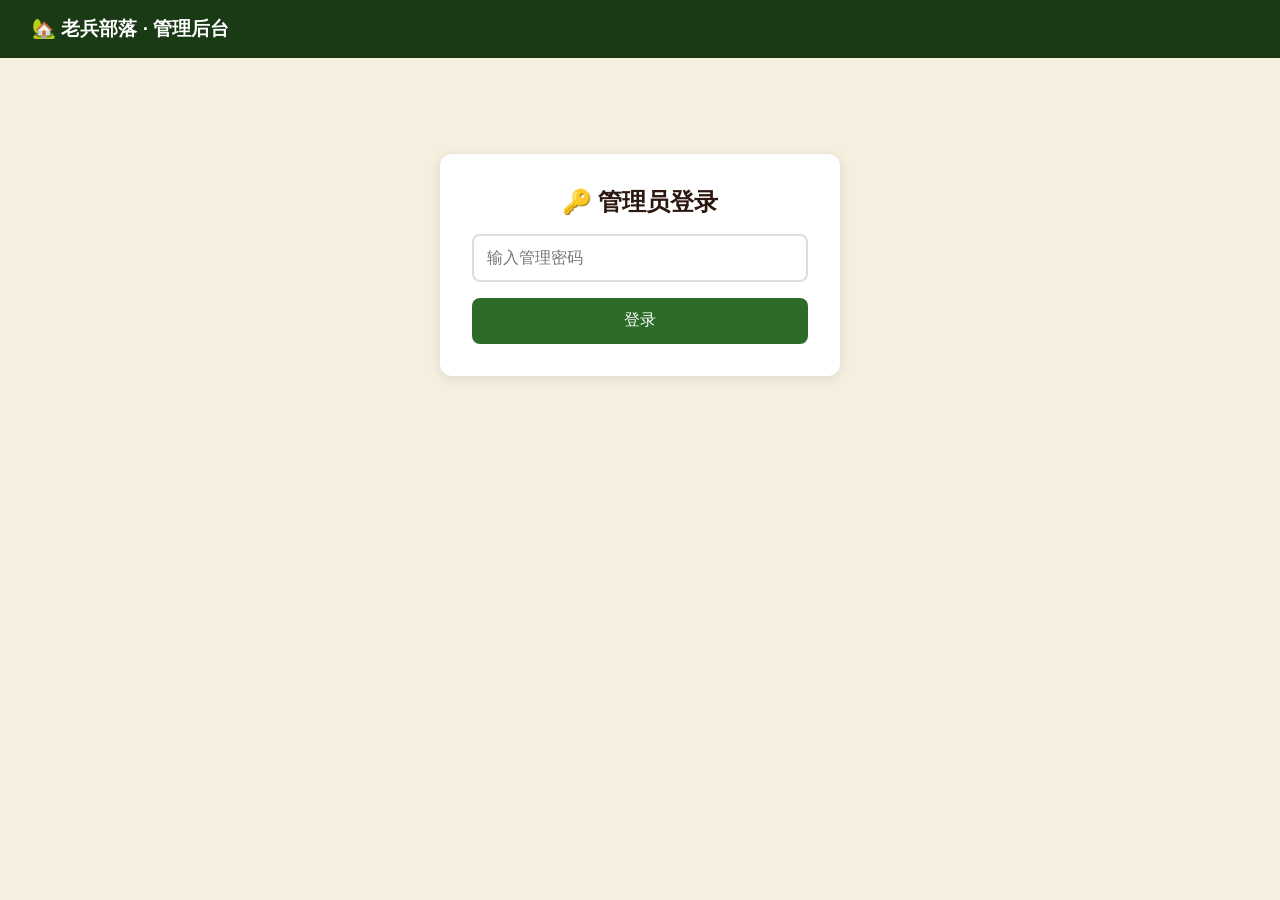
<file: laobingbuluo/admin/index.html>
<!DOCTYPE html>
<html lang="zh-CN">
<head>
<meta charset="UTF-8">
<meta name="viewport" content="width=device-width, initial-scale=1.0">
<title>管理后台 · 老兵部落</title>
<style>
* { margin: 0; padding: 0; box-sizing: border-box; }
body { font-family: "Microsoft YaHei", sans-serif; background: #f5efe0; color: #2c1810; }
.header { background: #1a3a16; color: #fff; padding: 1rem 2rem; display: flex; justify-content: space-between; align-items: center; }
.header h1 { font-size: 1.2rem; }
.container { max-width: 960px; margin: 0 auto; padding: 2rem; }
.login-box { background: #fff; border-radius: 12px; padding: 2rem; max-width: 400px; margin: 4rem auto; text-align: center; box-shadow: 0 2px 12px rgba(0,0,0,0.1); }
.login-box input { width: 100%; padding: 0.8rem; border: 2px solid #ddd; border-radius: 8px; margin: 1rem 0; font-size: 1rem; }
.login-box button { width: 100%; padding: 0.8rem; background: #2d6b28; color: #fff; border: none; border-radius: 8px; font-size: 1rem; cursor: pointer; }
.login-box button:hover { background: #1a3a16; }
.hidden { display: none; }
.msg-list { margin-top: 1.5rem; }
.msg-item { background: #fff; border-radius: 10px; padding: 1rem 1.2rem; margin-bottom: 0.8rem; display: flex; justify-content: space-between; align-items: flex-start; box-shadow: 0 1px 6px rgba(0,0,0,0.06); }
.msg-item .info { flex: 1; }
.msg-item .name { font-weight: bold; color: #1a3a16; }
.msg-item .date { color: #999; font-size: 0.8rem; margin-left: 0.5rem; }
.msg-item .text { margin-top: 0.3rem; color: #555; font-size: 0.9rem; }
.msg-item .del-btn { background: none; border: none; color: #c00; cursor: pointer; font-size: 1.2rem; padding: 0.2rem; }
.tabs { display: flex; gap: 0.5rem; margin-bottom: 1rem; flex-wrap: wrap; }
.tab-btn { padding: 0.5rem 1.2rem; border: 2px solid #2d6b28; background: #fff; color: #2d6b28; border-radius: 20px; cursor: pointer; font-size: 0.9rem; }
.tab-btn.active { background: #2d6b28; color: #fff; }
.status { background: #e8f5e9; color: #2d6b28; padding: 0.5rem; border-radius: 6px; margin: 0.5rem 0; text-align: center; font-size: 0.9rem; }

/* 统计卡片 */
.stats-grid { display: grid; grid-template-columns: repeat(auto-fit, minmax(160px, 1fr)); gap: 1rem; margin-bottom: 2rem; }
.stat-card { background: #fff; border-radius: 10px; padding: 1.2rem; text-align: center; box-shadow: 0 1px 6px rgba(0,0,0,0.06); }
.stat-card .num { font-size: 2rem; font-weight: bold; color: #1a3a16; }
.stat-card .label { font-size: 0.85rem; color: #888; margin-top: 0.3rem; }
.chart-section { background: #fff; border-radius: 10px; padding: 1.2rem; margin-bottom: 1rem; box-shadow: 0 1px 6px rgba(0,0,0,0.06); }
.chart-section h3 { font-size: 0.95rem; color: #1a3a16; margin-bottom: 0.8rem; }
.chart-row { display: flex; align-items: center; gap: 0.5rem; margin-bottom: 0.3rem; font-size: 0.85rem; }
.chart-bar { height: 20px; background: linear-gradient(90deg, #2d6b28, #4a9a42); border-radius: 4px; color: #fff; line-height: 20px; padding: 0 6px; font-size: 0.75rem; white-space: nowrap; overflow: hidden; min-width: 20px; text-align: right; }
.chart-label { width: 80px; flex-shrink: 0; color: #555; }
.chart-num { width: 40px; text-align: right; color: #888; flex-shrink: 0; }
.day-chart { display: flex; gap: 4px; align-items: flex-end; height: 100px; }
.day-bar-wrap { flex: 1; display: flex; flex-direction: column; align-items: center; height: 100%; }
.day-bar { width: 100%; max-width: 40px; border-radius: 4px 4px 0 0; background: linear-gradient(180deg, #2d6b28, #4a9a42); min-height: 2px; transition: height 0.3s; }
.day-label { font-size: 0.7rem; color: #888; margin-top: 4px; white-space: nowrap; }
</style>
</head>
<body>
<div class="header">
  <h1>🏡 老兵部落 · 管理后台</h1>
  <span id="loginStatus" style="font-size:0.85rem;color:rgba(255,255,255,0.6);"></span>
</div>

<div class="container">
  <div id="loginBox" class="login-box">
    <h2>🔑 管理员登录</h2>
    <input type="password" id="adminKey" placeholder="输入管理密码" onkeydown="if(event.key==='Enter') login()">
    <button onclick="login()">登录</button>
    <p id="loginError" style="color:red;margin-top:0.5rem;display:none;"></p>
  </div>

  <div id="adminPanel" class="hidden">
    <div class="tabs">
      <button class="tab-btn" onclick="switchTab('stats')">📊 统计</button>
      <button class="tab-btn active" onclick="switchTab('messages')">💬 留言</button>
      <button class="tab-btn" onclick="switchTab('mails')">✉️ 私信</button>
    </div>
    <div id="statusMsg" class="status"></div>
    <div id="panelStats" class="hidden"></div>
    <div id="panelMessages" class="msg-list"></div>
    <div id="panelMails" class="msg-list hidden"></div>
  </div>
</div>

<script>
let adminKey = '';

function login() {
  adminKey = document.getElementById('adminKey').value.trim();
  if (!adminKey) return;
  fetch('/api/message?action=admin-messages', {
    headers: { 'X-Admin-Key': adminKey }
  })
  .then(r => r.json())
  .then(d => {
    if (d.success) {
      document.getElementById('loginBox').classList.add('hidden');
      document.getElementById('adminPanel').classList.remove('hidden');
      document.getElementById('loginStatus').textContent = '已登录';
      loadStats();
      loadMessages();
    } else {
      document.getElementById('loginError').textContent = '密码错误';
      document.getElementById('loginError').style.display = 'block';
    }
  })
  .catch(() => {
    document.getElementById('loginError').textContent = '网络错误';
    document.getElementById('loginError').style.display = 'block';
  });
}

function switchTab(tab) {
  document.querySelectorAll('.tab-btn').forEach(b => b.classList.remove('active'));
  event.target.classList.add('active');
  document.getElementById('panelStats').classList.toggle('hidden', tab !== 'stats');
  document.getElementById('panelMessages').classList.toggle('hidden', tab !== 'messages');
  document.getElementById('panelMails').classList.toggle('hidden', tab !== 'mails');
  if (tab === 'stats') loadStats();
  if (tab === 'messages') loadMessages();
  if (tab === 'mails') loadMails();
}

// ===== 统计面板 =====
function loadStats() {
  setStatus('加载统计中...');
  fetch('/api/message?action=admin-stats', {
    headers: { 'X-Admin-Key': adminKey }
  })
  .then(r => r.json())
  .then(d => {
    if (!d.success) { setStatus('加载失败'); return; }
    setStatus('');
    const s = d.stats;
    const panel = document.getElementById('panelStats');
    const maxDay = Math.max(...s.dayStats.map(d => d.pv), 1);
    const maxCountry = Math.max(...s.topCountries.map(c => c.count), 1);
    const maxBrowser = Math.max(...s.topBrowsers.map(c => c.count), 1);

    panel.innerHTML = `
      <div class="stats-grid">
        <div class="stat-card"><div class="num">${s.todayPv}</div><div class="label">今日访问(PV)</div></div>
        <div class="stat-card"><div class="num">${s.todayUv}</div><div class="label">今日访客(UV)</div></div>
        <div class="stat-card"><div class="num">${s.totalPv}</div><div class="label">总访问(PV)</div></div>
        <div class="stat-card"><div class="num">${s.totalUv}</div><div class="label">总访客(UV)</div></div>
      </div>

      <div class="chart-section">
        <h3>📈 近 7 天访问趋势</h3>
        <div class="day-chart">
          ${s.dayStats.map(d => `
            <div class="day-bar-wrap">
              <div class="day-bar" style="height:${Math.max(2, d.pv / maxDay * 100)}px;" title="PV:${d.pv} UV:${d.uv}"></div>
              <div class="day-label">${d.date.slice(5)}</div>
            </div>
          `).join('')}
        </div>
      </div>

      <div style="display:grid;grid-template-columns:1fr 1fr;gap:1rem;">
        <div class="chart-section">
          <h3>🌍 地区分布</h3>
          ${s.topCountries.map(c => `
            <div class="chart-row">
              <span class="chart-label">${c.code || '未知'}</span>
              <div class="chart-bar" style="width:${Math.max(20, c.count / maxCountry * 200)}px;">${c.count}</div>
            </div>
          `).join('')}
        </div>

        <div class="chart-section">
          <h3>💻 浏览器</h3>
          ${s.topBrowsers.map(b => `
            <div class="chart-row">
              <span class="chart-label">${b.name}</span>
              <div class="chart-bar" style="width:${Math.max(20, b.count / maxBrowser * 200)}px;">${b.count}</div>
            </div>
          `).join('')}
        </div>
      </div>

      <div class="chart-section">
        <h3>📄 热门页面</h3>
        ${s.topPages.map(p => `
          <div class="chart-row">
            <span class="chart-label">${p.path}</span>
            <span class="chart-num">${p.count}</span>
          </div>
        `).join('')}
      </div>
    `;
  })
  .catch(() => setStatus('加载失败'));
}

// ===== 留言列表 =====
function loadMessages() {
  setStatus('加载中...');
  fetch('/api/message?action=admin-messages', {
    headers: { 'X-Admin-Key': adminKey }
  })
  .then(r => r.json())
  .then(d => {
    if (!d.success) { setStatus('加载失败'); return; }
    const panel = document.getElementById('panelMessages');
    const msgs = d.data || [];
    if (msgs.length === 0) {
      panel.innerHTML = '<p style="text-align:center;color:#999;padding:2rem;">暂无留言</p>';
      setStatus('共 0 条留言');
      return;
    }
    panel.innerHTML = [...msgs].reverse().map(m => `
      <div class="msg-item">
        <div class="info">
          <span class="name">${esc(m.name)}</span>
          <span class="date">${m.date ? new Date(m.date).toLocaleString() : ''}</span>
          <p class="text">${esc(m.message)}</p>
          <p style="margin-top:0.2rem;font-size:0.78rem;color:#aaa;">IP: ${esc(m.ip || '?')} · ${esc((m.ua || '?').slice(0, 60))}</p>
        </div>
        <button class="del-btn" onclick="deleteMessage('${m.id}')">&times;</button>
      </div>
    `).join('');
    setStatus('共 ' + msgs.length + ' 条留言');
  })
  .catch(() => setStatus('加载失败'));
}

// ===== 私信列表 =====
function loadMails() {
  setStatus('加载中...');
  fetch('/api/message?action=admin-mails', {
    headers: { 'X-Admin-Key': adminKey }
  })
  .then(r => r.json())
  .then(d => {
    if (!d.success) { setStatus('加载失败'); return; }
    const panel = document.getElementById('panelMails');
    const mails = d.data || [];
    if (mails.length === 0) {
      panel.innerHTML = '<p style="text-align:center;color:#999;padding:2rem;">暂无私信</p>';
      setStatus('共 0 条私信');
      return;
    }
    panel.innerHTML = [...mails].reverse().map(m => `
      <div class="msg-item">
        <div class="info">
          <span class="name">${esc(m.name)}</span>
          <span class="date">${m.date ? new Date(m.date).toLocaleString() : ''}</span>
          <p class="text">${esc(m.message)}</p>
          ${m.contact ? '<p style="margin-top:0.3rem;font-size:0.85rem;color:#888;">📞 ' + esc(m.contact) + '</p>' : ''}
          <p style="margin-top:0.2rem;font-size:0.78rem;color:#aaa;">IP: ${esc(m.ip || '?')} · ${esc((m.ua || '?').slice(0, 60))}</p>
        </div>
        <button class="del-btn" onclick="deleteMail('${m.id}')">&times;</button>
      </div>
    `).join('');
    setStatus('共 ' + mails.length + ' 条私信');
  })
  .catch(() => setStatus('加载失败'));
}

function loadInterests() {
  setStatus('暂无数据');
  document.getElementById('panelInterests').innerHTML = '<p style="text-align:center;color:#999;padding:2rem;">暂无数据</p>';
}

function deleteMessage(id) {
  if (!confirm('确定删除这条留言？')) return;
  fetch('/api/message?action=admin-delete&id=' + id, {
    headers: { 'X-Admin-Key': adminKey }
  })
  .then(r => r.json())
  .then(d => {
    if (d.success) loadMessages();
    else alert('删除失败');
  });
}

function deleteMail(id) {
  if (!confirm('确定删除这条私信？')) return;
  fetch('/api/message?action=admin-delete-mail&id=' + id, {
    headers: { 'X-Admin-Key': adminKey }
  })
  .then(r => r.json())
  .then(d => {
    if (d.success) loadMails();
    else alert('删除失败');
  });
}

function setStatus(msg) {
  document.getElementById('statusMsg').textContent = msg;
}

function esc(str) {
  const d = document.createElement('div');
  d.textContent = str;
  return d.innerHTML;
}
</script>
</body>
</html>
</file>
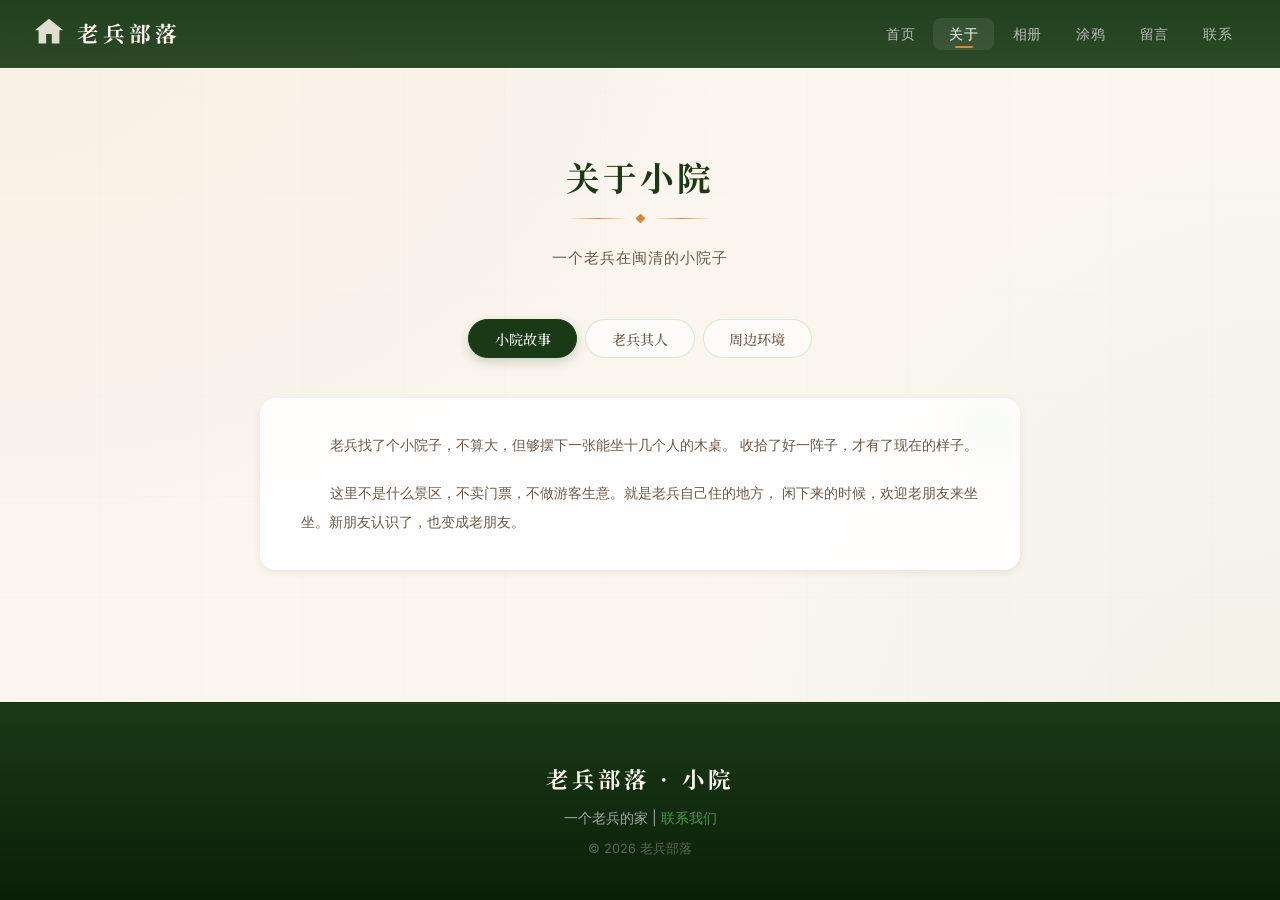
<file: laobingbuluo/about.html>
<!DOCTYPE html>
<html lang="zh-CN">
<head>
<meta charset="UTF-8">
<meta name="viewport" content="width=device-width, initial-scale=1.0">
<title>关于 · 老兵部落</title>
<meta name="description" content="老兵部落的故事——一个退役老兵与他的小院。">
<link rel="stylesheet" href="css/style.css">
<link rel="icon" href="data:image/svg+xml,<svg xmlns='http://www.w3.org/2000/svg' viewBox='0 0 100 100'><text y='.9em' font-size='90'>🏡</text></svg>">
</head>
<body>
<div class="page-wrap">
  <nav class="header-nav">
    <a href="index.html" class="logo">
      <svg viewBox="0 0 36 36" fill="none"><path d="M18 3L3 15h4v14h8V19h6v10h8V15h4L18 3z" fill="#f5efe0" opacity="0.9"/></svg>
      老兵部落
    </a>
    <button class="hamburger" aria-label="菜单"><span></span><span></span><span></span></button>
    <ul class="nav-links">
      <li><a href="index.html">首页</a></li>
      <li><a href="about.html" class="active">关于</a></li>
      <li><a href="gallery.html">相册</a></li>
      <li><a href="graffiti.html">涂鸦</a></li>
      <li><a href="guestbook.html">留言</a></li>
      <li><a href="contact.html">联系</a></li>
    </ul>
  </nav>

  <main>
    <section class="section">
      <h2 class="section-title">关于小院</h2>
      <div class="section-divider-wrap">
        <span class="line"></span><span class="diamond"></span><span class="line"></span>
      </div>
      <p class="section-subtitle">一个老兵在闽清的小院子</p>

      <div class="tabs">
        <button class="tab-btn active" data-tab="story">小院故事</button>
        <button class="tab-btn" data-tab="owner">老兵其人</button>
        <button class="tab-btn" data-tab="surround">周边环境</button>
      </div>

      <div id="tab-story" class="tab-content active" style="max-width:760px; margin:0 auto;">
        <div class="card" style="padding:2rem 2.5rem;">
          <p style="text-indent:2em; margin-bottom:1.2rem; line-height:2;">
            老兵找了个小院子，不算大，但够摆下一张能坐十几个人的木桌。
            收拾了好一阵子，才有了现在的样子。
          </p>
          <p style="text-indent:2em; line-height:2;">
            这里不是什么景区，不卖门票，不做游客生意。就是老兵自己住的地方，
            闲下来的时候，欢迎老朋友来坐坐。新朋友认识了，也变成老朋友。
          </p>
        </div>
      </div>

      <div id="tab-owner" class="tab-content" style="max-width:760px; margin:0 auto;">
        <div class="card" style="padding:2rem 2.5rem;">
          <p style="text-indent:2em; margin-bottom:1.2rem; line-height:2;">
            老兵当了十三年兵，空八军的。退役后回了福建，在闽清安了家。
          </p>
          <p style="text-indent:2em; margin-bottom:1.2rem; line-height:2;">
            他说这辈子的愿望很简单——有自己的院子，养一条狗，
            种点菜养点花，闲了找人喝两杯酒。
          </p>
          <p style="text-indent:2em; line-height:2;">
            人实在，话不多，但酒一倒上话就多了。你来了，他倒杯酒，
            听你说你的故事，也说他的故事。
          </p>
        </div>
      </div>

      <div id="tab-surround" class="tab-content" style="max-width:760px; margin:0 auto;">
        <div class="card" style="padding:2rem 2.5rem;">
          <p style="text-indent:2em; margin-bottom:1.2rem; line-height:2;">
            小院在闽清县城镇观邸西南侧，属于县城边上，不算偏，
            去哪都方便。
          </p>
          <p style="margin-bottom:0.5rem; line-height:2;">🛵 骑个车几分钟就到城关，买菜买东西很方便</p>
          <p style="margin-bottom:0.5rem; line-height:2;">🌳 附近有溪滨公园、梅城森林公园，散步遛弯好去处</p>
          <p style="margin-bottom:0.5rem; line-height:2;">🚌 门口就有公交站，出行也方便</p>
          <p style="margin-top:1rem; text-indent:2em; line-height:2;">
            既有小院的安静自在，又不缺县城的便利。
            来这儿不用带太多东西，人来了就行。
          </p>
        </div>
      </div>
    </section>
  </main>

  <footer class="footer">
    <p class="footer-logo">老兵部落 · 小院</p>
    <p>一个老兵的家 | <a href="contact.html">联系我们</a></p>
    <p style="margin-top:0.5rem; font-size:0.8rem; opacity:0.5;">© 2026 老兵部落</p>
  </footer>
</div>
<script src="js/main.js"></script>
</body>
</html>
</file>
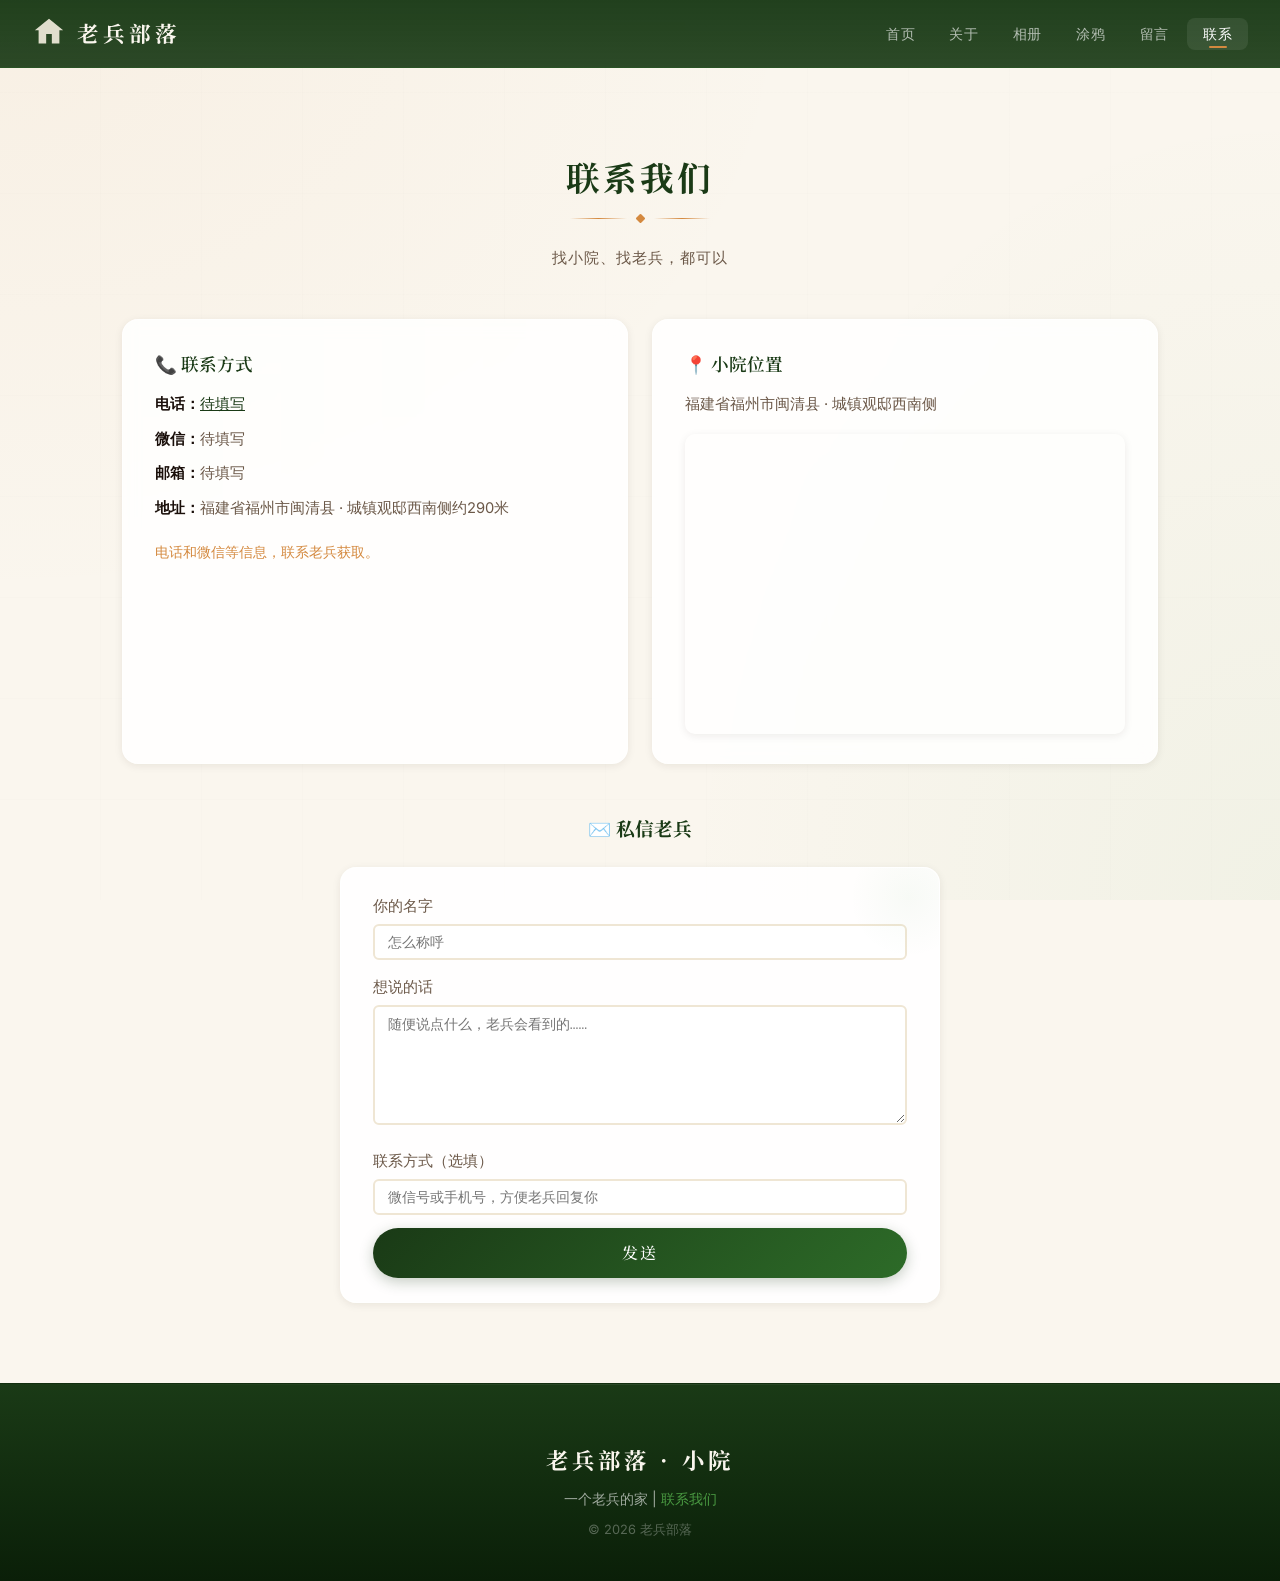
<file: laobingbuluo/contact.html>
<!DOCTYPE html>
<html lang="zh-CN">
<head>
<meta charset="UTF-8">
<meta name="viewport" content="width=device-width, initial-scale=1.0">
<title>联系 · 老兵部落</title>
<link rel="stylesheet" href="css/style.css">
<link rel="icon" href="data:image/svg+xml,<svg xmlns='http://www.w3.org/2000/svg' viewBox='0 0 100 100'><text y='.9em' font-size='90'>📞</text></svg>">
</head>
<body>
<div class="page-wrap">
  <nav class="header-nav">
    <a href="index.html" class="logo">
      <svg viewBox="0 0 36 36" fill="none"><path d="M18 3L3 15h4v14h8V19h6v10h8V15h4L18 3z" fill="#f5efe0" opacity="0.9"/></svg>
      老兵部落
    </a>
    <button class="hamburger" aria-label="菜单"><span></span><span></span><span></span></button>
    <ul class="nav-links">
      <li><a href="index.html">首页</a></li>
      <li><a href="about.html">关于</a></li>
      <li><a href="gallery.html">相册</a></li>
      <li><a href="graffiti.html">涂鸦</a></li>
      <li><a href="guestbook.html">留言</a></li>
      <li><a href="contact.html" class="active">联系</a></li>
    </ul>
  </nav>

  <main>
    <section class="section">
      <h2 class="section-title">联系我们</h2>
      <div class="section-divider-wrap">
        <span class="line"></span><span class="diamond"></span><span class="line"></span>
      </div>
      <p class="section-subtitle">找小院、找老兵，都可以</p>

      <div class="contact-grid">
        <div class="contact-card">
          <h3>📞 联系方式</h3>
          <p><span class="label">电话：</span><a href="tel:" id="contactPhone" style="color:var(--green-dark);">待填写</a></p>
          <p style="margin-top:0.5rem;"><span class="label">微信：</span><span id="contactWechat">待填写</span></p>
          <p style="margin-top:0.5rem;"><span class="label">邮箱：</span><span id="contactEmail">待填写</span></p>
          <p style="margin-top:0.5rem;"><span class="label">地址：</span><span id="contactAddress">福建省福州市闽清县 · 城镇观邸西南侧约290米</span></p>
          <p style="margin-top:1.2rem; font-size:0.85rem; color:var(--orange);">
            电话和微信等信息，联系老兵获取。
          </p>
        </div>

        <div class="contact-card">
          <h3>📍 小院位置</h3>
          <p style="margin-bottom:0.8rem;">福建省福州市闽清县 · 城镇观邸西南侧</p>
          <div id="mapContainer" style="height:300px;border-radius:10px;overflow:hidden;">
            <iframe src="https://www.openstreetmap.org/export/embed.html?bbox=118.850%2C26.236%2C118.870%2C26.253&amp;layer=mapnik&amp;marker=26.2446%2C118.8602" style="width:100%;height:100%;border:0;" allowfullscreen loading="lazy"></iframe>
          </div>
        </div>
      </div>

      <!-- 私信老兵 -->
      <div style="max-width:600px;margin:3rem auto 0;">
        <h3 style="font-family:var(--font-cn);color:var(--green-dark);text-align:center;margin-bottom:1.5rem;">✉️ 私信老兵</h3>
        <div class="card" style="padding:1.5rem 2rem;">
          <form id="mailForm">
            <p style="margin-bottom:0.8rem;font-size:0.95rem;">
              <label>你的名字<br>
                <input type="text" id="mailName" style="width:100%;padding:0.5rem 0.8rem;border:2px solid var(--cream-dark);border-radius:6px;font-size:0.9rem;margin-top:0.3rem;" placeholder="怎么称呼" required>
              </label>
            </p>
            <p style="margin-bottom:0.8rem;font-size:0.95rem;">
              <label>想说的话<br>
                <textarea id="mailMessage" style="width:100%;padding:0.5rem 0.8rem;border:2px solid var(--cream-dark);border-radius:6px;font-size:0.9rem;margin-top:0.3rem;min-height:120px;resize:vertical;" placeholder="随便说点什么，老兵会看到的……" required></textarea>
              </label>
            </p>
            <p style="margin-bottom:0.8rem;font-size:0.95rem;">
              <label>联系方式（选填）<br>
                <input type="text" id="mailContact" style="width:100%;padding:0.5rem 0.8rem;border:2px solid var(--cream-dark);border-radius:6px;font-size:0.9rem;margin-top:0.3rem;" placeholder="微信号或手机号，方便老兵回复你">
              </label>
            </p>
            <button type="submit" class="submit-btn" style="width:100%;">发送</button>
          </form>
          <p id="mailResult" style="margin-top:0.8rem;color:var(--green-dark);text-align:center;display:none;">✅ 已发送！老兵会看到的。</p>
        </div>
      </div>
    </section>
  </main>

  <footer class="footer">
    <p class="footer-logo">老兵部落 · 小院</p>
    <p>一个老兵的家 | <a href="contact.html">联系我们</a></p>
    <p style="margin-top:0.5rem; font-size:0.8rem; opacity:0.5;">© 2026 老兵部落</p>
  </footer>
</div>
<script src="js/main.js"></script>
</body>
</html>
</file>
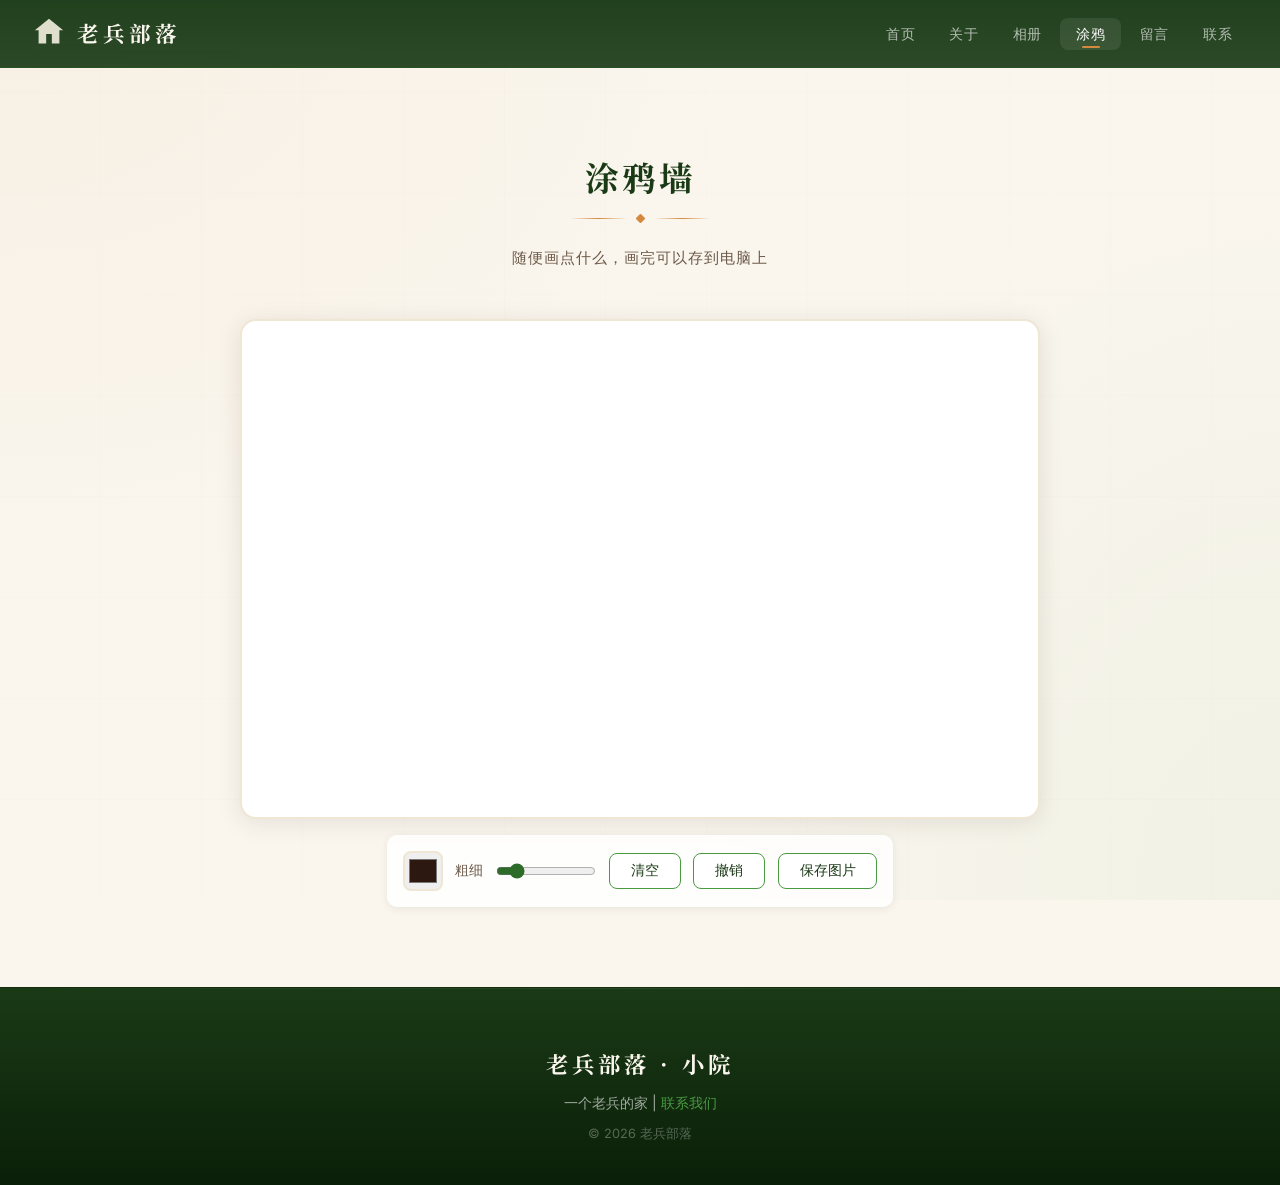
<file: laobingbuluo/graffiti.html>
<!DOCTYPE html>
<html lang="zh-CN">
<head>
<meta charset="UTF-8">
<meta name="viewport" content="width=device-width, initial-scale=1.0">
<title>涂鸦 · 老兵部落</title>
<link rel="stylesheet" href="css/style.css">
<link rel="icon" href="data:image/svg+xml,<svg xmlns='http://www.w3.org/2000/svg' viewBox='0 0 100 100'><text y='.9em' font-size='90'>🎨</text></svg>">
</head>
<body>
<div class="page-wrap">
  <nav class="header-nav">
    <a href="index.html" class="logo">
      <svg viewBox="0 0 36 36" fill="none"><path d="M18 3L3 15h4v14h8V19h6v10h8V15h4L18 3z" fill="#f5efe0" opacity="0.9"/></svg>
      老兵部落
    </a>
    <button class="hamburger" aria-label="菜单"><span></span><span></span><span></span></button>
    <ul class="nav-links">
      <li><a href="index.html">首页</a></li>
      <li><a href="about.html">关于</a></li>
      <li><a href="gallery.html">相册</a></li>
      <li><a href="graffiti.html" class="active">涂鸦</a></li>
      <li><a href="guestbook.html">留言</a></li>
      <li><a href="contact.html">联系</a></li>
    </ul>
  </nav>

  <main>
    <section class="section">
      <h2 class="section-title">涂鸦墙</h2>
      <div class="section-divider-wrap">
        <span class="line"></span><span class="diamond"></span><span class="line"></span>
      </div>
      <p class="section-subtitle">随便画点什么，画完可以存到电脑上</p>

      <div class="graffiti-container">
        <canvas id="graffitiCanvas"></canvas>

        <div class="graffiti-tools">
          <input type="color" id="penColor" value="#2c1810">
          <label style="font-size:0.85rem;color:var(--text-light);">粗细</label>
          <input type="range" id="penWidth" min="1" max="20" value="4">
          <button class="tool-btn" id="clearCanvas">清空</button>
          <button class="tool-btn" id="undoCanvas">撤销</button>
          <button class="tool-btn" id="saveCanvas">保存图片</button>
        </div>
      </div>
    </section>
  </main>

  <footer class="footer">
    <p class="footer-logo">老兵部落 · 小院</p>
    <p>一个老兵的家 | <a href="contact.html">联系我们</a></p>
    <p style="margin-top:0.5rem; font-size:0.8rem; opacity:0.5;">© 2026 老兵部落</p>
  </footer>
</div>
<script src="js/graffiti.js"></script>
<script src="js/main.js"></script>
</body>
</html>
</file>
<file: laobingbuluo/css/style.css>
/* ===== 老兵部落 - 主样式表 v3（丰富版） ===== */
@import url('https://fonts.googleapis.com/css2?family=Noto+Serif+SC:wght@400;600;700;900&family=Inter:wght@400;500;600&display=swap');

:root {
  --green-dark: #1a3a16;
  --green-mid: #2d6b28;
  --green-light: #4a9a42;
  --green-pale: #eaf5e8;
  --brown: #5c3d2e;
  --brown-light: #8b6b55;
  --cream: #faf6ee;
  --cream-dark: #efe6d4;
  --orange: #d4893f;
  --orange-light: #f0c89a;
  --red: #8b2500;
  --gold: #c9a84c;
  --text: #1a0f0a;
  --text-light: #6b5848;
  --shadow-sm: 0 2px 8px rgba(44, 24, 16, 0.08);
  --shadow-md: 0 4px 24px rgba(44, 24, 16, 0.1);
  --shadow-lg: 0 8px 40px rgba(44, 24, 16, 0.12);
  --radius: 16px;
  --radius-sm: 10px;
  --font-cn: "Noto Serif SC", "华文楷体", "KaiTi", "楷体", serif;
  --font-body: "Inter", "思源黑体", "Source Han Sans SC", "Microsoft YaHei", sans-serif;
}

* { margin: 0; padding: 0; box-sizing: border-box; }
html { scroll-behavior: smooth; }

body {
  font-family: var(--font-body);
  color: var(--text);
  background: var(--cream);
  line-height: 1.7;
  background-image:
    radial-gradient(ellipse 800px 600px at 0% 0%, rgba(212, 137, 63, 0.06) 0%, transparent 100%),
    radial-gradient(ellipse 600px 800px at 100% 100%, rgba(74, 154, 66, 0.05) 0%, transparent 100%),
    repeating-linear-gradient(0deg, transparent, transparent 100px, rgba(0,0,0,0.008) 100px, rgba(0,0,0,0.008) 101px),
    repeating-linear-gradient(90deg, transparent, transparent 100px, rgba(0,0,0,0.008) 100px, rgba(0,0,0,0.008) 101px);
  background-attachment: fixed;
}

/* ===== 顶部导航 ===== */
.header-nav {
  position: fixed; top: 0; left: 0; right: 0; z-index: 1000;
  background: linear-gradient(180deg, rgba(26, 58, 22, 0.97) 0%, rgba(26, 58, 22, 0.92) 100%);
  backdrop-filter: blur(16px); -webkit-backdrop-filter: blur(16px);
  border-bottom: 1px solid rgba(74, 154, 66, 0.2);
  padding: 0 2rem; height: 68px;
  display: flex; align-items: center; justify-content: space-between;
}

.header-nav .logo {
  display: flex; align-items: center; gap: 0.7rem;
  text-decoration: none; color: var(--cream);
  font-family: var(--font-cn); font-size: 1.35rem;
  font-weight: 700; letter-spacing: 4px;
}

.header-nav .logo svg { width: 34px; height: 34px; }

.nav-links { display: flex; gap: 0.15rem; list-style: none; }
.nav-links a {
  color: rgba(255,255,255,0.65); text-decoration: none;
  padding: 0.5rem 1rem; font-size: 0.85rem; border-radius: 8px;
  transition: all 0.25s; white-space: nowrap; font-weight: 500;
  letter-spacing: 0.5px; position: relative;
}
.nav-links a:hover, .nav-links a.active { color: #fff; background: rgba(255,255,255,0.08); }
.nav-links a.active::after {
  content: ''; position: absolute; bottom: 2px; left: 50%;
  transform: translateX(-50%); width: 18px; height: 2px;
  background: var(--orange); border-radius: 2px;
}

.hamburger { display: none; flex-direction: column; gap: 5px; cursor: pointer; background: none; border: none; padding: 4px; }
.hamburger span { display: block; width: 26px; height: 2px; background: var(--cream); border-radius: 2px; transition: 0.3s; }

@media (max-width: 820px) {
  .header-nav { padding: 0 1rem; }
  .hamburger { display: flex; }
  .nav-links { display: none; position: absolute; top: 68px; left: 0; right: 0; flex-direction: column; background: rgba(26, 58, 22, 0.98); padding: 0.8rem; gap: 0.2rem; border-bottom: 1px solid rgba(74, 154, 66, 0.25); }
  .nav-links.open { display: flex; }
  .nav-links a { padding: 0.7rem 1rem; font-size: 0.95rem; }
  .nav-links a.active::after { display: none; }
}

.page-wrap { min-height: 100vh; display: flex; flex-direction: column; }
main { flex: 1; margin-top: 68px; }

/* ===== HERO ===== */
.hero {
  position: relative; height: 78vh; min-height: 500px;
  display: flex; align-items: center; justify-content: center;
  text-align: center; overflow: hidden;
  background: linear-gradient(160deg, #0a1f08 0%, #142e10 20%, #1f4a1a 45%, #2d6b28 70%, #3a7e30 85%, #4a9a42 100%);
}

.hero-glow {
  position: absolute; inset: 0;
  background:
    radial-gradient(ellipse 60% 50% at 30% 30%, rgba(255,255,255,0.06) 0%, transparent 60%),
    radial-gradient(ellipse 40% 60% at 70% 60%, rgba(255,255,255,0.04) 0%, transparent 50%),
    radial-gradient(ellipse 80% 30% at 50% 80%, rgba(255,255,255,0.03) 0%, transparent 60%);
}

.hero-pattern {
  position: absolute; inset: 0; opacity: 0.05;
  background-image:
    repeating-linear-gradient(0deg, transparent, transparent 50px, rgba(255,255,255,0.05) 50px, rgba(255,255,255,0.05) 51px),
    repeating-linear-gradient(90deg, transparent, transparent 50px, rgba(255,255,255,0.05) 50px, rgba(255,255,255,0.05) 51px);
}

.hero-mountains {
  position: absolute; bottom: 0; left: 0; right: 0; height: 150px;
  background:
    radial-gradient(ellipse 200% 100% at 5% 100%, rgba(0,0,0,0.2) 0%, transparent 100%),
    radial-gradient(ellipse 150% 100% at 20% 100%, rgba(0,0,0,0.15) 0%, transparent 100%),
    radial-gradient(ellipse 180% 100% at 40% 100%, rgba(0,0,0,0.18) 0%, transparent 100%),
    radial-gradient(ellipse 160% 100% at 70% 100%, rgba(0,0,0,0.16) 0%, transparent 100%),
    radial-gradient(ellipse 200% 100% at 97% 100%, rgba(0,0,0,0.18) 0%, transparent 100%);
}

.hero-particles {
  position: absolute; inset: 0; pointer-events: none; overflow: hidden;
}
.hero-particles span {
  position: absolute; width: 3px; height: 3px;
  background: rgba(255,255,255,0.15); border-radius: 50%;
  animation: float 8s infinite ease-in-out;
}
.hero-particles span:nth-child(1) { left: 15%; top: 20%; animation-delay: 0s; animation-duration: 7s; }
.hero-particles span:nth-child(2) { left: 35%; top: 40%; animation-delay: 2s; animation-duration: 9s; width: 4px; height: 4px; }
.hero-particles span:nth-child(3) { left: 55%; top: 15%; animation-delay: 4s; animation-duration: 8s; }
.hero-particles span:nth-child(4) { left: 75%; top: 50%; animation-delay: 1s; animation-duration: 10s; width: 2px; height: 2px; }
.hero-particles span:nth-child(5) { left: 90%; top: 25%; animation-delay: 3s; animation-duration: 7.5s; }
.hero-particles span:nth-child(6) { left: 45%; top: 70%; animation-delay: 5s; animation-duration: 8.5s; width: 4px; height: 4px; }
.hero-particles span:nth-child(7) { left: 10%; top: 60%; animation-delay: 6s; animation-duration: 9s; }
.hero-particles span:nth-child(8) { left: 65%; top: 80%; animation-delay: 2.5s; animation-duration: 7s; width: 2px; height: 2px; }

@keyframes float {
  0%, 100% { transform: translateY(0) scale(1); opacity: 0.3; }
  50% { transform: translateY(-20px) scale(1.5); opacity: 0.6; }
}

.hero-content { position: relative; z-index: 2; padding: 2rem; }

.hero h1 {
  font-family: var(--font-cn); font-size: clamp(3rem, 7vw, 5.5rem);
  color: #fff; text-shadow: 0 2px 40px rgba(0,0,0,0.3);
  letter-spacing: 10px; margin-bottom: 1rem; font-weight: 900;
}

.hero-h1-deco {
  display: flex; align-items: center; justify-content: center;
  gap: 12px; margin: 0.8rem auto 0; width: 200px;
}
.hero-h1-deco .line { flex: 1; height: 1px; background: linear-gradient(90deg, transparent, var(--orange-light), transparent); }
.hero-h1-deco .diamond { width: 8px; height: 8px; background: var(--orange-light); transform: rotate(45deg); flex-shrink: 0; opacity: 0.7; }

.hero .subtitle {
  font-family: var(--font-cn); font-size: clamp(1rem, 2vw, 1.35rem);
  color: rgba(255,255,255,0.75); letter-spacing: 8px;
  margin-bottom: 2rem; font-weight: 400;
}

.hero .desc {
  color: rgba(255,255,255,0.65); font-size: 1.05rem;
  max-width: 420px; margin: 0 auto 2.8rem; line-height: 2;
  font-weight: 400;
}

.hero-btn {
  display: inline-flex; align-items: center; gap: 0.6rem;
  padding: 0.95rem 3rem;
  background: linear-gradient(135deg, var(--orange) 0%, #d9964a 50%, #e0a45a 100%);
  color: #fff; text-decoration: none; border-radius: 50px;
  font-size: 1.05rem; transition: all 0.35s;
  font-family: var(--font-cn); letter-spacing: 3px;
  box-shadow: 0 4px 25px rgba(212, 137, 63, 0.35);
  font-weight: 600; position: relative; overflow: hidden;
}
.hero-btn::before {
  content: ''; position: absolute; inset: 0;
  background: linear-gradient(135deg, transparent 30%, rgba(255,255,255,0.1) 50%, transparent 70%);
  transform: translateX(-100%); transition: transform 0.6s;
}
.hero-btn:hover::before { transform: translateX(100%); }
.hero-btn:hover { transform: translateY(-3px); box-shadow: 0 8px 35px rgba(212, 137, 63, 0.45); }

/* ===== section dividers ===== */
.section-divider-wrap {
  display: flex; align-items: center; justify-content: center;
  gap: 10px; margin: 0.6rem auto 1.5rem; width: 140px;
}
.section-divider-wrap .line { flex: 1; height: 1px; background: linear-gradient(90deg, transparent, var(--orange), transparent); }
.section-divider-wrap .diamond { width: 7px; height: 7px; background: var(--orange); transform: rotate(45deg); flex-shrink: 0; border-radius: 1px; }

/* ===== section ===== */
.section { padding: 5rem 2rem; max-width: 1100px; margin: 0 auto; position: relative; }

.section-title {
  font-family: var(--font-cn); font-size: 2.1rem;
  text-align: center; color: var(--green-dark);
  margin-bottom: 0.3rem; font-weight: 700; letter-spacing: 3px;
}

.section-subtitle {
  text-align: center; color: var(--text-light);
  font-size: 0.92rem; margin-bottom: 3rem; font-weight: 400; letter-spacing: 1px;
}

/* ===== CARDS ===== */
.card-grid { display: grid; grid-template-columns: repeat(auto-fit, minmax(280px, 1fr)); gap: 1.5rem; }

.card {
  background: rgba(255,255,255,0.9); border-radius: var(--radius);
  padding: 2rem 1.8rem; box-shadow: var(--shadow-sm);
  transition: all 0.35s cubic-bezier(0.4, 0, 0.2, 1);
  border: 1px solid rgba(255,255,255,0.8);
  position: relative; overflow: hidden;
}

.card::before {
  content: ''; position: absolute; top: 0; left: 0; right: 0;
  height: 3px;
  background: linear-gradient(90deg, var(--green-light), var(--orange), var(--green-light));
  opacity: 0; transition: opacity 0.35s;
}
.card:hover::before { opacity: 1; }

.card::after {
  content: ''; position: absolute; top: -30px; right: -30px;
  width: 120px; height: 120px;
  background: radial-gradient(circle, rgba(74, 154, 66, 0.04) 0%, transparent 70%);
  pointer-events: none; border-radius: 50%;
}

.card:hover { transform: translateY(-6px); box-shadow: var(--shadow-lg); border-color: rgba(74, 154, 66, 0.12); background: rgba(255,255,255,0.97); }

.card-icon { font-size: 2.2rem; margin-bottom: 1rem; display: block; }

.card-icon-line { display: block; width: 28px; height: 2px; background: linear-gradient(90deg, var(--green-light), transparent); margin-top: 0.6rem; border-radius: 2px; }

.card h3 { font-family: var(--font-cn); color: var(--green-dark); margin-bottom: 0.6rem; font-size: 1.15rem; font-weight: 600; }
.card p { color: var(--text-light); font-size: 0.9rem; line-height: 1.8; }

/* ===== QUOTE ===== */
.quote-section { position: relative; overflow: hidden; background: linear-gradient(135deg, #0d260a 0%, #1a3a16 30%, #1f4a1a 60%, #2d6b28 100%) !important; }
.quote-bg-deco { position: absolute; inset: 0; opacity: 0.04; background: radial-gradient(circle at 30% 50%, rgba(255,255,255,0.3) 1px, transparent 1px); background-size: 30px 30px; }
.quote-mark { position: absolute; top: -30px; left: 50%; transform: translateX(-50%); font-size: 10rem; font-family: var(--font-cn); color: rgba(255,255,255,0.04); line-height: 1; pointer-events: none; }
.quote-text { font-family: var(--font-cn); font-size: 1.4rem; letter-spacing: 4px; line-height: 2; position: relative; z-index: 1; font-weight: 600; }
.quote-author { color: rgba(255,255,255,0.45); font-size: 0.88rem; margin-top: 1rem; letter-spacing: 3px; }

/* ===== FOOTER ===== */
.footer { background: linear-gradient(180deg, #1a3a16 0%, #0a1f08 100%); color: rgba(255,255,255,0.6); text-align: center; padding: 3.5rem 1.5rem 2.5rem; font-size: 0.88rem; border-top: 1px solid rgba(74, 154, 66, 0.12); position: relative; overflow: hidden; }
.footer::before { content: ''; position: absolute; top: 0; left: 0; right: 0; height: 1px; background: linear-gradient(90deg, transparent, rgba(255,255,255,0.08), transparent); }
.footer .footer-logo { font-family: var(--font-cn); font-size: 1.4rem; color: var(--cream); margin-bottom: 0.6rem; font-weight: 700; letter-spacing: 4px; }
.footer a { color: var(--green-light); text-decoration: none; transition: color 0.2s; }
.footer a:hover { color: var(--orange-light); }

/* ===== TABS ===== */
.tabs { display: flex; gap: 0.5rem; justify-content: center; flex-wrap: wrap; margin-bottom: 2.5rem; }
.tab-btn { padding: 0.55rem 1.6rem; border: 1.5px solid rgba(74, 154, 66, 0.2); background: rgba(255,255,255,0.6); color: var(--text-light); border-radius: 50px; cursor: pointer; font-size: 0.88rem; transition: all 0.3s; font-family: var(--font-cn); font-weight: 500; }
.tab-btn.active, .tab-btn:hover { background: var(--green-dark); color: #fff; border-color: var(--green-dark); box-shadow: 0 4px 12px rgba(26, 58, 22, 0.2); }
.tab-content { display: none; animation: fadeIn 0.4s ease; }
.tab-content.active { display: block; }

/* ===== GALLERY ===== */
.gallery-grid { display: grid; grid-template-columns: repeat(auto-fill, minmax(240px, 1fr)); gap: 1rem; }
.gallery-item { position: relative; border-radius: var(--radius-sm); overflow: hidden; aspect-ratio: 4/3; cursor: pointer; transition: all 0.4s cubic-bezier(0.4, 0, 0.2, 1); box-shadow: var(--shadow-sm); }
.gallery-item:hover { transform: scale(1.03); box-shadow: var(--shadow-md); }
.gallery-item img { width: 100%; height: 100%; object-fit: cover; display: block; transition: transform 0.5s; }
.gallery-item:hover img { transform: scale(1.08); }
.lightbox { display: none; position: fixed; inset: 0; z-index: 2000; background: rgba(0,0,0,0.92); backdrop-filter: blur(12px); align-items: center; justify-content: center; padding: 2rem; }
.lightbox.open { display: flex; animation: fadeIn 0.3s ease; }
.lightbox img { max-width: 90vw; max-height: 85vh; border-radius: 12px; object-fit: contain; box-shadow: 0 20px 60px rgba(0,0,0,0.5); }
.lightbox-close { position: absolute; top: 24px; right: 32px; color: #fff; font-size: 2.2rem; cursor: pointer; background: rgba(0,0,0,0.3); border: none; width: 48px; height: 48px; border-radius: 50%; display: flex; align-items: center; justify-content: center; transition: background 0.2s; }
.lightbox-close:hover { background: rgba(255,255,255,0.15); }

/* ===== GRAFFITI ===== */
.graffiti-container { display: flex; flex-direction: column; align-items: center; gap: 1rem; }
#graffitiCanvas { width: 100%; max-width: 800px; height: 500px; border: 2px solid var(--cream-dark); border-radius: var(--radius); cursor: crosshair; background: #fff; touch-action: none; box-shadow: var(--shadow-md); }
.graffiti-tools { display: flex; gap: 0.8rem; flex-wrap: wrap; align-items: center; justify-content: center; padding: 1rem; background: rgba(255,255,255,0.85); border-radius: var(--radius-sm); box-shadow: var(--shadow-sm); }
.graffiti-tools input[type="color"] { width: 40px; height: 40px; border: 2px solid var(--cream-dark); border-radius: 8px; cursor: pointer; padding: 2px; }
.graffiti-tools input[type="range"] { width: 100px; accent-color: var(--green-mid); }
.tool-btn { padding: 0.5rem 1.3rem; border: 1.5px solid var(--green-light); background: #fff; color: var(--green-dark); border-radius: 8px; cursor: pointer; font-size: 0.85rem; transition: all 0.2s; font-weight: 500; }
.tool-btn:hover { background: var(--green-dark); color: #fff; border-color: var(--green-dark); }

/* ===== GUESTBOOK ===== */
.guestbook-form { display: flex; flex-direction: column; gap: 1rem; max-width: 600px; margin: 0 auto 2rem; }
.guestbook-form input, .guestbook-form textarea { padding: 0.85rem 1.2rem; border: 2px solid var(--cream-dark); border-radius: var(--radius-sm); font-size: 0.95rem; font-family: var(--font-body); transition: all 0.2s; background: rgba(255,255,255,0.8); }
.guestbook-form input:focus, .guestbook-form textarea:focus { outline: none; border-color: var(--green-mid); box-shadow: 0 0 0 3px rgba(45, 107, 40, 0.1); background: #fff; }
.guestbook-form textarea { min-height: 120px; resize: vertical; }
.submit-btn { padding: 0.85rem 2.5rem; background: linear-gradient(135deg, var(--green-dark), var(--green-mid)); color: #fff; border: none; border-radius: 50px; font-size: 1rem; cursor: pointer; transition: all 0.3s; font-family: var(--font-cn); letter-spacing: 2px; font-weight: 500; display: inline-block; width: fit-content; box-shadow: 0 4px 14px rgba(26, 58, 22, 0.25); }
.submit-btn:hover { transform: translateY(-2px); box-shadow: 0 6px 20px rgba(26, 58, 22, 0.35); background: linear-gradient(135deg, var(--green-mid), var(--green-light)); }
.guestbook-entries { max-width: 600px; margin: 0 auto; }
.guest-entry { background: rgba(255,255,255,0.85); padding: 1rem 1.3rem; border-radius: var(--radius-sm); margin-bottom: 0.8rem; box-shadow: var(--shadow-sm); border: 1px solid rgba(255,255,255,0.6); }
.guest-entry .name { font-weight: 600; color: var(--green-dark); font-size: 0.95rem; }
.guest-entry .date { color: var(--text-light); font-size: 0.8rem; margin-left: 0.5rem; }
.guest-entry .msg { margin-top: 0.4rem; color: var(--text); font-size: 0.9rem; line-height: 1.6; }

/* ===== CONTACT ===== */
.contact-grid { display: grid; grid-template-columns: 1fr 1fr; gap: 1.5rem; }
.contact-card { background: rgba(255,255,255,0.85); backdrop-filter: blur(8px); border-radius: var(--radius); padding: 1.8rem 2rem; box-shadow: var(--shadow-sm); border: 1px solid rgba(255,255,255,0.6); transition: box-shadow 0.3s; }
.contact-card:hover { box-shadow: var(--shadow-md); }
.contact-card h3 { font-family: var(--font-cn); color: var(--green-dark); margin-bottom: 0.8rem; font-size: 1.1rem; font-weight: 600; }
.contact-card p { color: var(--text-light); font-size: 0.92rem; line-height: 1.8; }
.contact-card .label { color: var(--text); font-weight: 600; }
#mapContainer { width: 100%; height: 300px; border-radius: var(--radius-sm); overflow: hidden; margin-top: 1rem; box-shadow: var(--shadow-sm); }
@media (max-width: 700px) { .contact-grid { grid-template-columns: 1fr; } }

/* ===== DECORATIVE STRIPS ===== */
.full-bleed { width: 100vw; position: relative; left: 50%; right: 50%; margin-left: -50vw; margin-right: -50vw; }

.pattern-strip {
  height: 6px;
  background: repeating-linear-gradient(90deg,
    var(--green-light) 0px, var(--green-light) 20px,
    transparent 20px, transparent 24px,
    var(--orange) 24px, var(--orange) 44px,
    transparent 44px, transparent 48px
  );
  opacity: 0.08;
}

/* ===== DECORATIVE CORNER ===== */
.card-corner { position: absolute; width: 16px; height: 16px; border-color: var(--green-light); opacity: 0.2; }
.card-corner.tl { top: 8px; left: 8px; border-top: 2px solid; border-left: 2px solid; }
.card-corner.tr { top: 8px; right: 8px; border-top: 2px solid; border-right: 2px solid; }
.card-corner.bl { bottom: 8px; left: 8px; border-bottom: 2px solid; border-left: 2px solid; }
.card-corner.br { bottom: 8px; right: 8px; border-bottom: 2px solid; border-right: 2px solid; }

/* ===== ANIMATIONS ===== */
@keyframes fadeUp { from { opacity: 0; transform: translateY(30px); } to { opacity: 1; transform: translateY(0); } }
@keyframes fadeIn { from { opacity: 0; } to { opacity: 1; } }
.fade-up { animation: fadeUp 0.6s ease-out forwards; }
</file>
